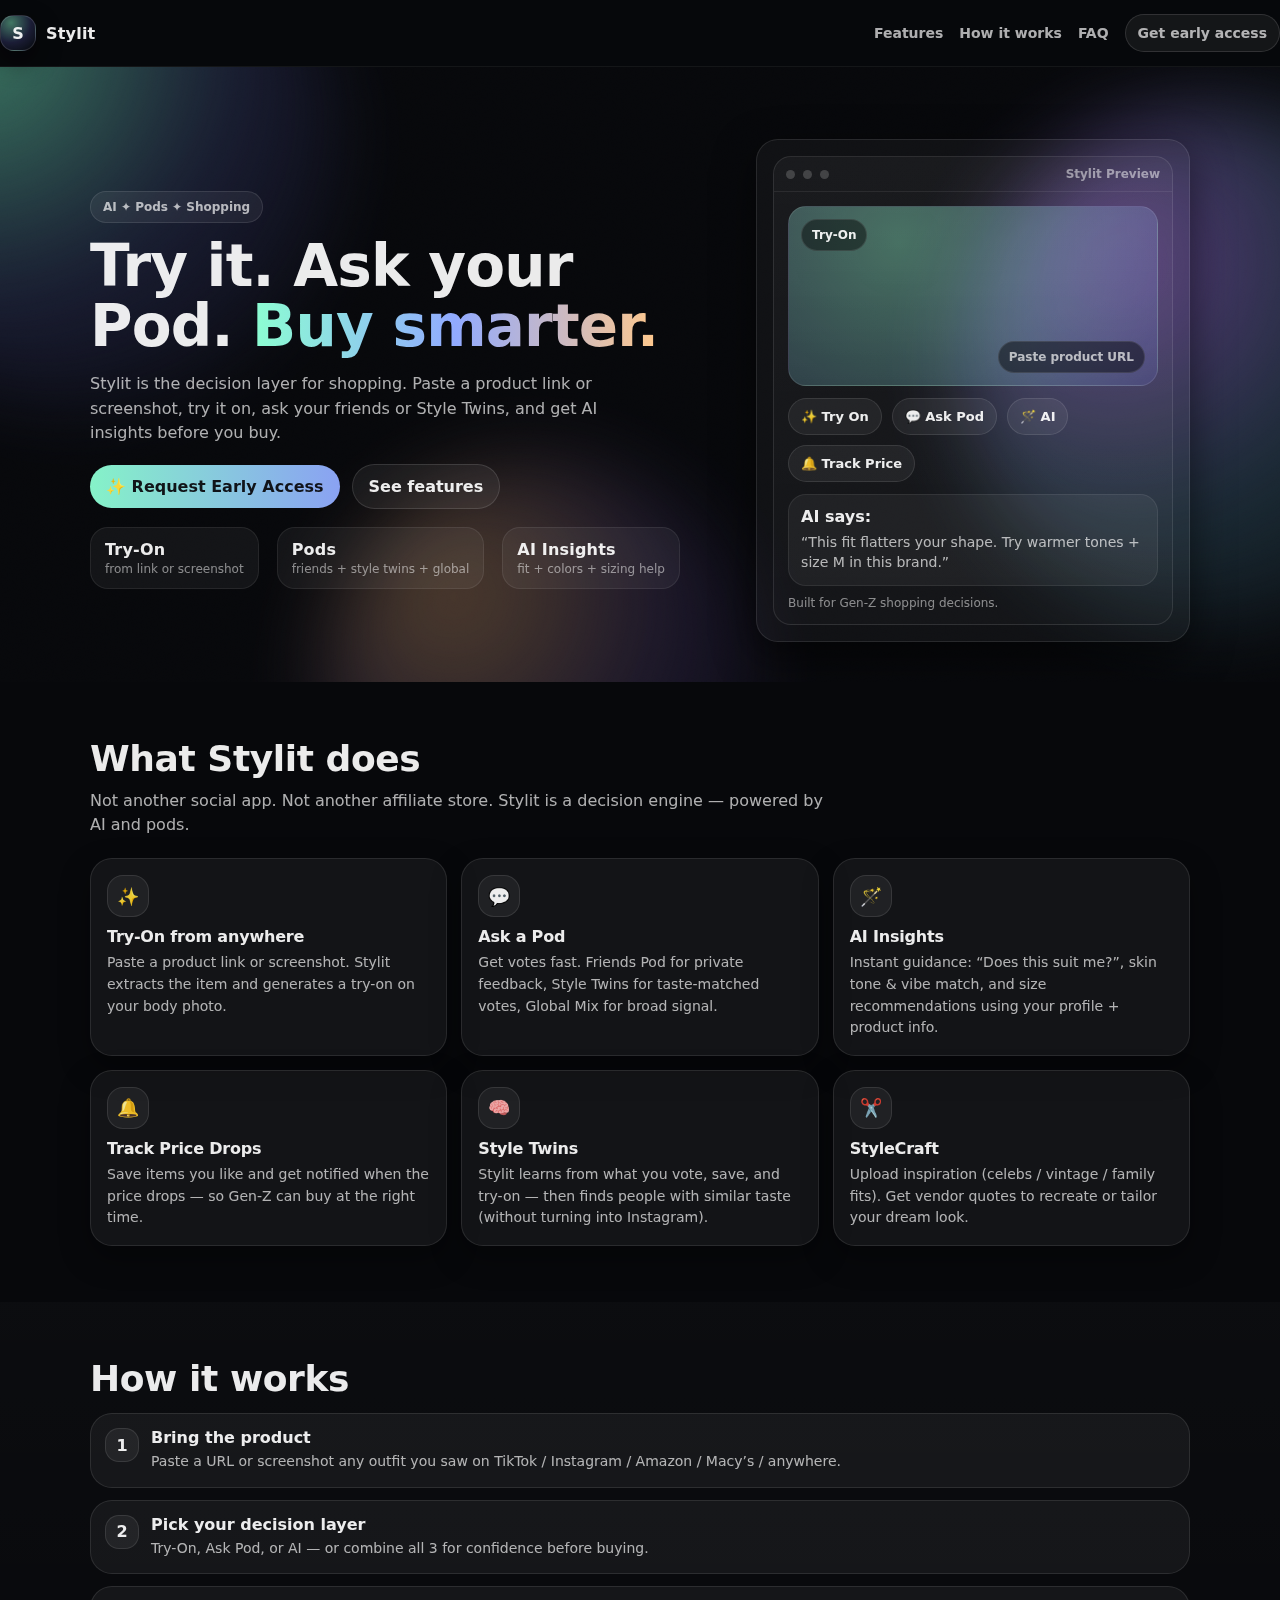
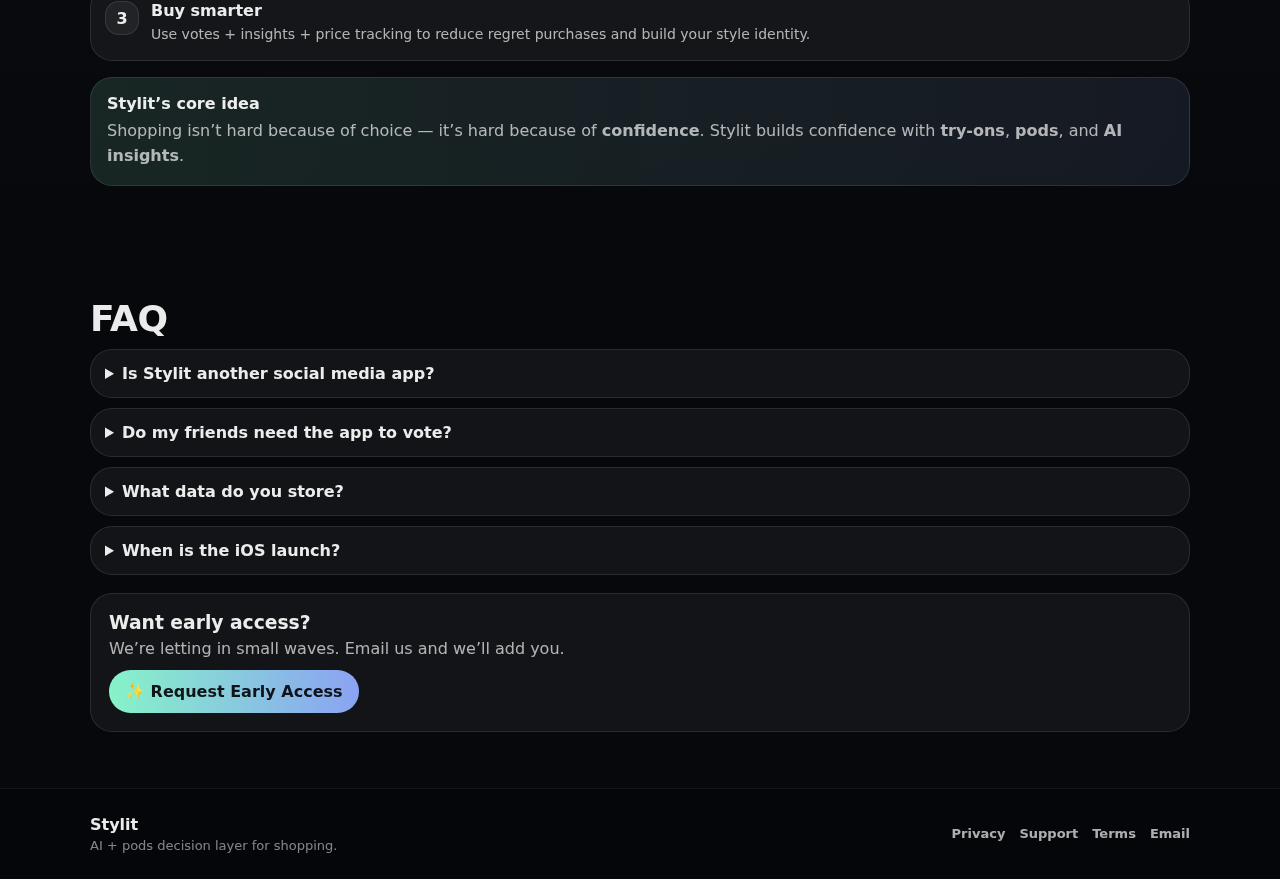
<file: index.html>
<!doctype html>
<html lang="en">
<head>
  <meta charset="utf-8" />
  <meta name="viewport" content="width=device-width,initial-scale=1" />
  <title>Stylit — Try it. Ask your Pod. Buy smarter.</title>
  <meta name="description" content="Stylit is the AI + friends decision layer for shopping. Try-ons, pods, AI insights, price tracking, and style vaults." />
  <meta property="og:title" content="Stylit — Try it. Ask your Pod. Buy smarter." />
  <meta property="og:description" content="AI + friends decision layer for shopping: Try-ons, Pods, AI insights, price tracking, style vaults." />
  <meta property="og:type" content="website" />
  <meta property="og:url" content="https://styleit.ai" />
  <link rel="stylesheet" href="styles.css" />
</head>

<body>
  <header class="nav">
    <div class="nav-inner">
      <a class="brand" href="/">
        <span class="brand-mark">S</span>
        <span class="brand-name">Stylit</span>
      </a>

      <nav class="nav-links">
        <a href="#features">Features</a>
        <a href="#how">How it works</a>
        <a href="#faq">FAQ</a>
        <a class="pill" href="#cta">Get early access</a>
      </nav>
    </div>
  </header>

  <main>
    <section class="hero">
      <div class="bg">
        <div class="orb orb-a"></div>
        <div class="orb orb-b"></div>
        <div class="orb orb-c"></div>
        <div class="noise"></div>
      </div>

      <div class="hero-inner">
        <div class="hero-copy">
          <div class="tag">AI ✦ Pods ✦ Shopping</div>
          <h1>
            Try it. Ask your Pod. <span class="grad">Buy smarter.</span>
          </h1>
          <p class="sub">
            Stylit is the decision layer for shopping. Paste a product link or screenshot, try it on,
            ask your friends or Style Twins, and get AI insights before you buy.
          </p>

          <div class="cta-row" id="cta">
            <a class="btn primary" href="mailto:support@styleit.ai?subject=Stylit%20Early%20Access&body=Hey%20Stylit!%20I%20want%20early%20access.%0A%0AName:%0ACity:%0A">
              ✨ Request Early Access
            </a>
            <a class="btn ghost" href="#features">See features</a>
          </div>

          <div class="trust">
            <div class="trust-item">
              <div class="kpi">Try-On</div>
              <div class="kpi-sub">from link or screenshot</div>
            </div>
            <div class="trust-item">
              <div class="kpi">Pods</div>
              <div class="kpi-sub">friends + style twins + global</div>
            </div>
            <div class="trust-item">
              <div class="kpi">AI Insights</div>
              <div class="kpi-sub">fit + colors + sizing help</div>
            </div>
          </div>
        </div>

        <div class="hero-card">
          <div class="phone">
            <div class="phone-top">
              <span class="dot"></span><span class="dot"></span><span class="dot"></span>
              <span class="mini">Stylit Preview</span>
            </div>

            <div class="screen">
              <div class="mock-img">
                <div class="mock-badge">Try-On</div>
                <div class="mock-pill">Paste product URL</div>
              </div>

              <div class="mock-actions">
                <div class="chip">✨ Try On</div>
                <div class="chip">💬 Ask Pod</div>
                <div class="chip">🪄 AI</div>
                <div class="chip">🔔 Track Price</div>
              </div>

              <div class="mock-card">
                <div class="mock-title">AI says:</div>
                <div class="mock-text">“This fit flatters your shape. Try warmer tones + size M in this brand.”</div>
              </div>

              <div class="mock-foot">Built for Gen-Z shopping decisions.</div>
            </div>
          </div>
        </div>
      </div>
    </section>

    <section class="section" id="features">
      <div class="container">
        <h2>What Stylit does</h2>
        <p class="section-sub">
          Not another social app. Not another affiliate store. Stylit is a decision engine — powered by AI and pods.
        </p>

        <div class="grid">
          <div class="card">
            <div class="icon">✨</div>
            <h3>Try-On from anywhere</h3>
            <p>Paste a product link or screenshot. Stylit extracts the item and generates a try-on on your body photo.</p>
          </div>

          <div class="card">
            <div class="icon">💬</div>
            <h3>Ask a Pod</h3>
            <p>Get votes fast. Friends Pod for private feedback, Style Twins for taste-matched votes, Global Mix for broad signal.</p>
          </div>

          <div class="card">
            <div class="icon">🪄</div>
            <h3>AI Insights</h3>
            <p>Instant guidance: “Does this suit me?”, skin tone & vibe match, and size recommendations using your profile + product info.</p>
          </div>

          <div class="card">
            <div class="icon">🔔</div>
            <h3>Track Price Drops</h3>
            <p>Save items you like and get notified when the price drops — so Gen-Z can buy at the right time.</p>
          </div>

          <div class="card">
            <div class="icon">🧠</div>
            <h3>Style Twins</h3>
            <p>Stylit learns from what you vote, save, and try-on — then finds people with similar taste (without turning into Instagram).</p>
          </div>

          <div class="card">
            <div class="icon">✂️</div>
            <h3>StyleCraft</h3>
            <p>Upload inspiration (celebs / vintage / family fits). Get vendor quotes to recreate or tailor your dream look.</p>
          </div>
        </div>
      </div>
    </section>

    <section class="section alt" id="how">
      <div class="container">
        <h2>How it works</h2>

        <div class="steps">
          <div class="step">
            <div class="step-num">1</div>
            <div>
              <h3>Bring the product</h3>
              <p>Paste a URL or screenshot any outfit you saw on TikTok / Instagram / Amazon / Macy’s / anywhere.</p>
            </div>
          </div>
          <div class="step">
            <div class="step-num">2</div>
            <div>
              <h3>Pick your decision layer</h3>
              <p>Try-On, Ask Pod, or AI — or combine all 3 for confidence before buying.</p>
            </div>
          </div>
          <div class="step">
            <div class="step-num">3</div>
            <div>
              <h3>Buy smarter</h3>
              <p>Use votes + insights + price tracking to reduce regret purchases and build your style identity.</p>
            </div>
          </div>
        </div>

        <div class="callout">
          <div class="callout-title">Stylit’s core idea</div>
          <div class="callout-text">
            Shopping isn’t hard because of choice — it’s hard because of <b>confidence</b>.
            Stylit builds confidence with <b>try-ons</b>, <b>pods</b>, and <b>AI insights</b>.
          </div>
        </div>
      </div>
    </section>

    <section class="section" id="faq">
      <div class="container">
        <h2>FAQ</h2>

        <div class="faq">
          <details>
            <summary>Is Stylit another social media app?</summary>
            <p>No. Stylit is mostly anonymous and decision-focused. You can browse public style vaults, but it’s not follower-first.</p>
          </details>

          <details>
            <summary>Do my friends need the app to vote?</summary>
            <p>Stylit can support invite links for quick voting (MVP), and in-app voting once friends join. We optimize for low friction.</p>
          </details>

          <details>
            <summary>What data do you store?</summary>
            <p>Only what’s needed to power features (account info, pods, votes, uploads). See <a href="/privacy">Privacy Policy</a>.</p>
          </details>

          <details>
            <summary>When is the iOS launch?</summary>
            <p>We’re shipping the MVP first, collecting feedback from Gen-Z users, then iterating quickly.</p>
          </details>
        </div>

        <div class="final-cta" id="cta2">
          <h3>Want early access?</h3>
          <p>We’re letting in small waves. Email us and we’ll add you.</p>
          <a class="btn primary" href="mailto:support@styleit.ai?subject=Stylit%20Early%20Access&body=Hey%20Stylit!%20I%20want%20early%20access.%0A%0AName:%0ACity:%0A">
            ✨ Request Early Access
          </a>
        </div>
      </div>
    </section>

  </main>

  <footer class="footer">
    <div class="container footer-inner">
      <div class="foot-left">
        <div class="foot-brand">Stylit</div>
        <div class="foot-sub">AI + pods decision layer for shopping.</div>
      </div>

      <div class="foot-links">
        <a href="/privacy">Privacy</a>
        <a href="/support">Support</a>
        <a href="/terms">Terms</a>
        <a href="mailto:support@styleit.ai">Email</a>
      </div>
    </div>
  </footer>
</body>
</html>
</file>
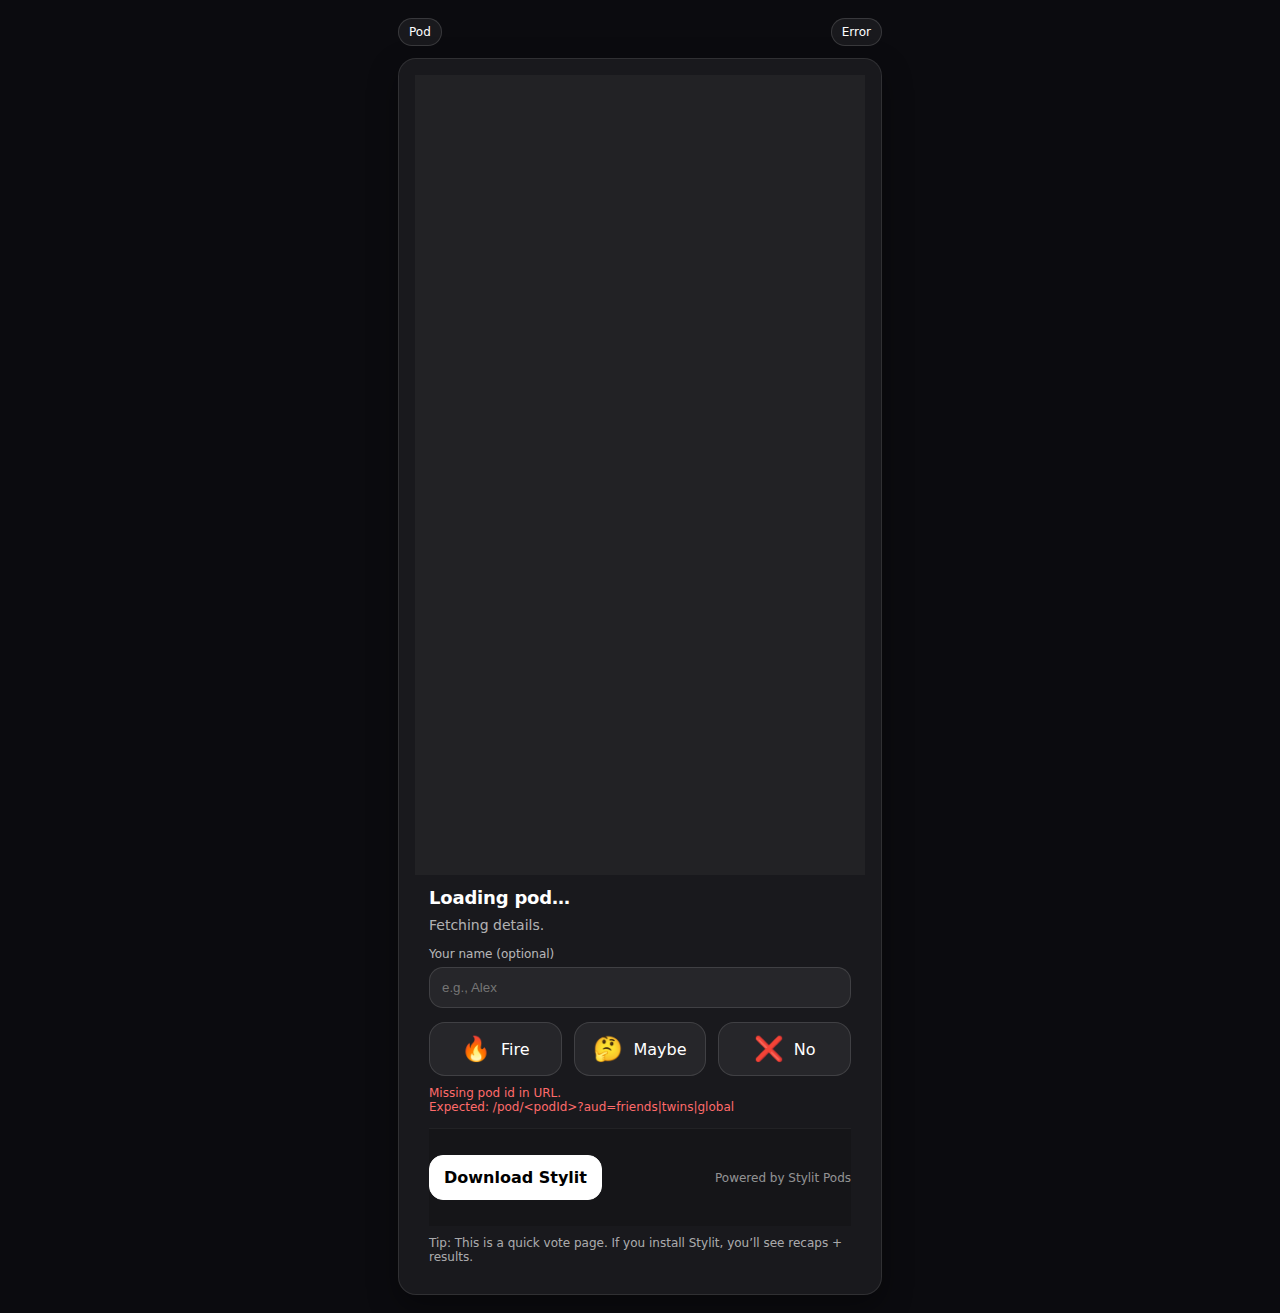
<file: pod.html>
<!doctype html>
<html lang="en">
  <head>
    <meta charset="UTF-8" />
    <meta name="viewport" content="width=device-width, initial-scale=1.0" />
    <title>Stylit — Pod Vote</title>
    <link rel="stylesheet" href="/styles.css" />
    <style>
      /* Fallback styling if styles.css is minimal */
      :root { color-scheme: dark; }
      body { margin: 0; font-family: ui-sans-serif, system-ui, -apple-system, Segoe UI, Roboto, Helvetica, Arial; background:#0B0B0F; color:#fff; }
      a { color: inherit; }
      .wrap { max-width: 520px; margin: 0 auto; padding: 18px; }
      .card { background: rgba(255,255,255,.06); border: 1px solid rgba(255,255,255,.10); border-radius: 18px; overflow:hidden; }
      .topbar { display:flex; align-items:center; justify-content:space-between; gap: 10px; margin-bottom: 12px; }
      .badge { font-size: 12px; padding: 6px 10px; border-radius: 999px; border:1px solid rgba(255,255,255,.14); background: rgba(255,255,255,.06); }
      .imgbox { width: 100%; aspect-ratio: 9/16; background: rgba(255,255,255,.04); position: relative; }
      .imgbox img { width: 100%; height: 100%; object-fit: cover; display:block; }
      .imgdots { position:absolute; left:0; right:0; bottom: 10px; display:flex; justify-content:center; gap: 8px; }
      .dot { width: 7px; height: 7px; border-radius: 999px; background: rgba(255,255,255,.25); }
      .dot.active { background: rgba(255,255,255,.9); }
      .content { padding: 14px; }
      .title { font-size: 18px; font-weight: 800; letter-spacing:-.2px; margin: 0 0 8px; }
      .sub { color: rgba(255,255,255,.75); font-size: 13px; line-height: 1.35; margin: 0 0 12px; }
      .field { display:flex; flex-direction:column; gap:6px; margin-top: 10px; }
      label { font-size: 12px; color: rgba(255,255,255,.7); }
      input, textarea {
        border-radius: 14px; border:1px solid rgba(255,255,255,.12);
        background: rgba(255,255,255,.06); color: #fff; padding: 12px;
        outline: none;
      }
      textarea { resize: vertical; min-height: 92px; }
      .row { display:flex; gap: 10px; }
      .row > * { flex: 1; }
      .votes { display:flex; gap: 12px; justify-content:space-between; margin-top: 14px; }
      .voteBtn {
        flex: 1;
        border-radius: 16px;
        border: 1px solid rgba(255,255,255,.12);
        background: rgba(255,255,255,.06);
        padding: 12px 10px;
        cursor: pointer;
        display:flex; align-items:center; justify-content:center; gap:10px;
        transition: transform .08s ease, background .15s ease, border-color .15s ease;
        user-select:none;
      }
      .voteBtn:hover { transform: translateY(-1px); border-color: rgba(255,255,255,.22); }
      .emoji { font-size: 24px; }
      .btn {
        display:inline-flex; align-items:center; justify-content:center;
        gap: 10px; padding: 12px 14px; border-radius: 14px;
        border: 1px solid rgba(255,255,255,.12);
        background: rgba(255,255,255,.06); cursor:pointer; text-decoration:none;
      }
      .btnPrimary { background: #fff; color:#000; border-color:#fff; font-weight:800; }
      .note { margin-top: 10px; font-size: 12px; color: rgba(255,255,255,.65); }
      .err { margin-top: 10px; font-size: 12px; color: #ff6b6b; white-space: pre-wrap; }
      .ok { margin-top: 10px; font-size: 13px; color: #6ee7b7; }
      .hidden { display:none; }
      .footer { margin-top: 14px; display:flex; justify-content:space-between; gap: 10px; align-items:center; flex-wrap:wrap; }
      .muted { color: rgba(255,255,255,.55); font-size: 12px; }
    </style>
  </head>
  <body>
    <div class="wrap">
      <div class="topbar">
        <div class="badge" id="audBadge">Pod</div>
        <div class="badge" id="liveBadge">Loading…</div>
      </div>

      <div class="card">
        <div class="imgbox" id="imgBox">
          <!-- image injected -->
          <div class="imgdots hidden" id="dots"></div>
        </div>

        <div class="content">
          <h1 class="title" id="title">Loading pod…</h1>
          <p class="sub" id="subtitle">Fetching details.</p>

          <div class="field" id="nameField">
            <label for="guestName">Your name <span id="nameReq">(required)</span></label>
            <input id="guestName" type="text" placeholder="e.g., Alex" autocomplete="name" />
          </div>

          <div class="field hidden" id="commentField">
            <label for="guestComment">Comment (only the pod owner will see this)</label>
            <textarea id="guestComment" placeholder="Quick thoughts…"></textarea>
          </div>

          <div class="votes" id="votes">
            <div class="voteBtn" data-choice="yes" title="Yes">
              <span class="emoji">🔥</span>
              <span>Fire</span>
            </div>
            <div class="voteBtn" data-choice="maybe" title="Maybe">
              <span class="emoji">🤔</span>
              <span>Maybe</span>
            </div>
            <div class="voteBtn" data-choice="no" title="No">
              <span class="emoji">❌</span>
              <span>No</span>
            </div>
          </div>

          <div class="ok hidden" id="okMsg">✅ Vote submitted. Thanks!</div>
          <div class="err hidden" id="errMsg"></div>

          <div class="footer">
            <a class="btn btnPrimary" id="downloadBtn" href="/download.html">Download Stylit</a>
            <span class="muted" id="fineprint">Powered by Stylit Pods</span>
          </div>

          <div class="note" id="note">
            Tip: This is a quick vote page. If you install Stylit, you’ll see recaps + results.
          </div>
        </div>
      </div>
    </div>

    <script>
      // IMPORTANT: replace with your Vercel domain that hosts /api/pod-public and /api/pod-guest-vote
      const API_BASE = "https://mvp-styli.vercel.app/";

      // -------- helpers ----------
      function $(id) { return document.getElementById(id); }

      function getGuestId() {
        const key = "stylit_guest_id";
        let id = localStorage.getItem(key);
        if (!id) {
          id = "guest_" + Math.random().toString(36).slice(2) + "_" + Date.now();
          localStorage.setItem(key, id);
        }
        return id;
      }

      function parseUrl() {
        const u = new URL(window.location.href);

        // Supports both:
        // 1) /pod/<podId>?from=...&aud=...
        // 2) /pod.html?podId=<podId>&from=...&aud=...
        let podId = u.searchParams.get("podId");
        if (!podId) {
          const parts = u.pathname.split("/").filter(Boolean);
          // e.g. ["pod","<id>"]
          const podIdx = parts.indexOf("pod");
          if (podIdx !== -1 && parts[podIdx + 1]) podId = parts[podIdx + 1];
        }

        const from = u.searchParams.get("from") || "";
        const aud = (u.searchParams.get("aud") || "").toLowerCase();

        return { podId, from, aud };
      }

      function audLabel(aud) {
        if (aud === "friends") return "Friends Pod";
        if (aud === "twins") return "Style Twins";
        if (aud === "global") return "Global Mix";
        return "Pod";
      }

      function setLiveBadge(isLive, ends_at) {
        const el = $("liveBadge");
        if (!ends_at) {
          el.textContent = "Live";
          return;
        }
        if (!isLive) {
          el.textContent = "Ended";
          el.style.borderColor = "rgba(255,107,107,.35)";
          el.style.background = "rgba(255,107,107,.10)";
          return;
        }
        // countdown (simple)
        const end = new Date(ends_at).getTime();
        const now = Date.now();
        const ms = Math.max(0, end - now);
        const mins = Math.floor(ms / 60000);
        const hrs = Math.floor(mins / 60);
        const mm = mins % 60;
        el.textContent = hrs > 0 ? `${hrs}h ${mm}m left` : `${mm}m left`;
      }

      function normalizeImages(image_url) {
        if (!image_url) return [];
        if (Array.isArray(image_url)) return image_url.filter(Boolean);

        if (typeof image_url === "string") {
          const s = image_url.trim();
          // sometimes stored as JSON array string
          if (s.startsWith("[")) {
            try {
              const parsed = JSON.parse(s);
              if (Array.isArray(parsed)) return parsed.filter(Boolean);
            } catch {}
          }
          return [s];
        }
        return [];
      }

      function renderImages(images) {
        const box = $("imgBox");
        box.innerHTML = ""; // clear

        if (!images.length) {
          box.innerHTML = `<div style="padding:18px; color: rgba(255,255,255,.7)">No image found.</div>`;
          return;
        }

        let idx = 0;
        const img = document.createElement("img");
        img.src = images[0];
        img.alt = "Pod image";
        box.appendChild(img);

        const dots = $("dots");
        dots.classList.toggle("hidden", images.length <= 1);
        dots.innerHTML = "";
        if (images.length > 1) {
          for (let i = 0; i < images.length; i++) {
            const d = document.createElement("div");
            d.className = "dot" + (i === 0 ? " active" : "");
            d.addEventListener("click", () => {
              idx = i;
              img.src = images[idx];
              [...dots.children].forEach((c, j) => c.classList.toggle("active", j === idx));
            });
            dots.appendChild(d);
          }
          box.appendChild(dots);
        }
      }

      function setError(msg) {
        const e = $("errMsg");
        e.textContent = msg;
        e.classList.remove("hidden");
        $("okMsg").classList.add("hidden");
      }

      function setOk(msg) {
        const ok = $("okMsg");
        ok.textContent = msg;
        ok.classList.remove("hidden");
        $("errMsg").classList.add("hidden");
      }

      // -------- main ----------
      (async function init() {
        const { podId, from, aud } = parseUrl();

        $("audBadge").textContent = audLabel(aud);

        // download button should preserve "from"
        const dl = new URL("/download.html", window.location.origin);
        if (from) dl.searchParams.set("from", from);
        $("downloadBtn").href = dl.toString();

        // friends rules: name required + comment enabled
        const isFriends = aud === "friends";
        $("nameReq").textContent = isFriends ? "(required)" : "(optional)";
        $("commentField").classList.toggle("hidden", !isFriends);

        if (!podId) {
          setError("Missing pod id in URL.\nExpected: /pod/<podId>?aud=friends|twins|global");
          $("liveBadge").textContent = "Error";
          return;
        }

        try {
          const res = await fetch(`${API_BASE}/api/pod-public?podId=${encodeURIComponent(podId)}`, {
            method: "GET",
            headers: { "Accept": "application/json" },
          });
          if (!res.ok) throw new Error(`pod-public failed (${res.status})`);
          const pod = await res.json();

          $("title").textContent = pod.title || "What do you think?";
          $("subtitle").textContent = "Vote fast — help them decide.";
          setLiveBadge(!!pod.isLive, pod.ends_at);

          const imgs = normalizeImages(pod.image_url);
          renderImages(imgs);

          // If ended, disable voting
          if (!pod.isLive) {
            document.querySelectorAll(".voteBtn").forEach(btn => {
              btn.style.opacity = "0.45";
              btn.style.pointerEvents = "none";
            });
            $("subtitle").textContent = "This pod already ended.";
          }
        } catch (err) {
          setError("Could not load pod.\n\n" + (err?.message || String(err)));
          $("liveBadge").textContent = "Error";
          return;
        }

        // voting handler
        document.querySelectorAll(".voteBtn").forEach(btn => {
          btn.addEventListener("click", async () => {
            $("errMsg").classList.add("hidden");

            const choice = btn.getAttribute("data-choice");
            const guest_id = getGuestId();
            const guest_name = ($("guestName").value || "").trim();
            const guest_comment = ($("guestComment").value || "").trim();

            const { podId, from, aud } = parseUrl();
            const isFriends = aud === "friends";

            if (isFriends && !guest_name) {
              setError("Please enter your name to vote on a Friends pod.");
              $("guestName").focus();
              return;
            }

            // prevent double click spam
            document.querySelectorAll(".voteBtn").forEach(b => b.style.pointerEvents = "none");

            try {
              const payload = {
                podId,
                choice,
                guest_id,
                guest_name: guest_name || undefined,
                guest_comment: isFriends ? (guest_comment || undefined) : undefined,
                from_user_id: from || undefined,
                aud: aud || undefined,
              };

              const res = await fetch(`${API_BASE}/api/pod-guest-vote`, {
                method: "POST",
                headers: { "Content-Type": "application/json", "Accept": "application/json" },
                body: JSON.stringify(payload),
              });

              const json = await res.json().catch(() => ({}));
              if (!res.ok) {
                throw new Error(json?.error || `guest vote failed (${res.status})`);
              }

              setOk("✅ Vote submitted. Thanks!");

              // Optional: after vote, nudge install
              setTimeout(() => {
                window.location.href = $("downloadBtn").href;
              }, 900);
            } catch (err) {
              setError("Vote failed. Please try again.\n\n" + (err?.message || String(err)));
              document.querySelectorAll(".voteBtn").forEach(b => b.style.pointerEvents = "auto");
            }
          });
        });
      })();
    </script>
  </body>
</html>
</file>
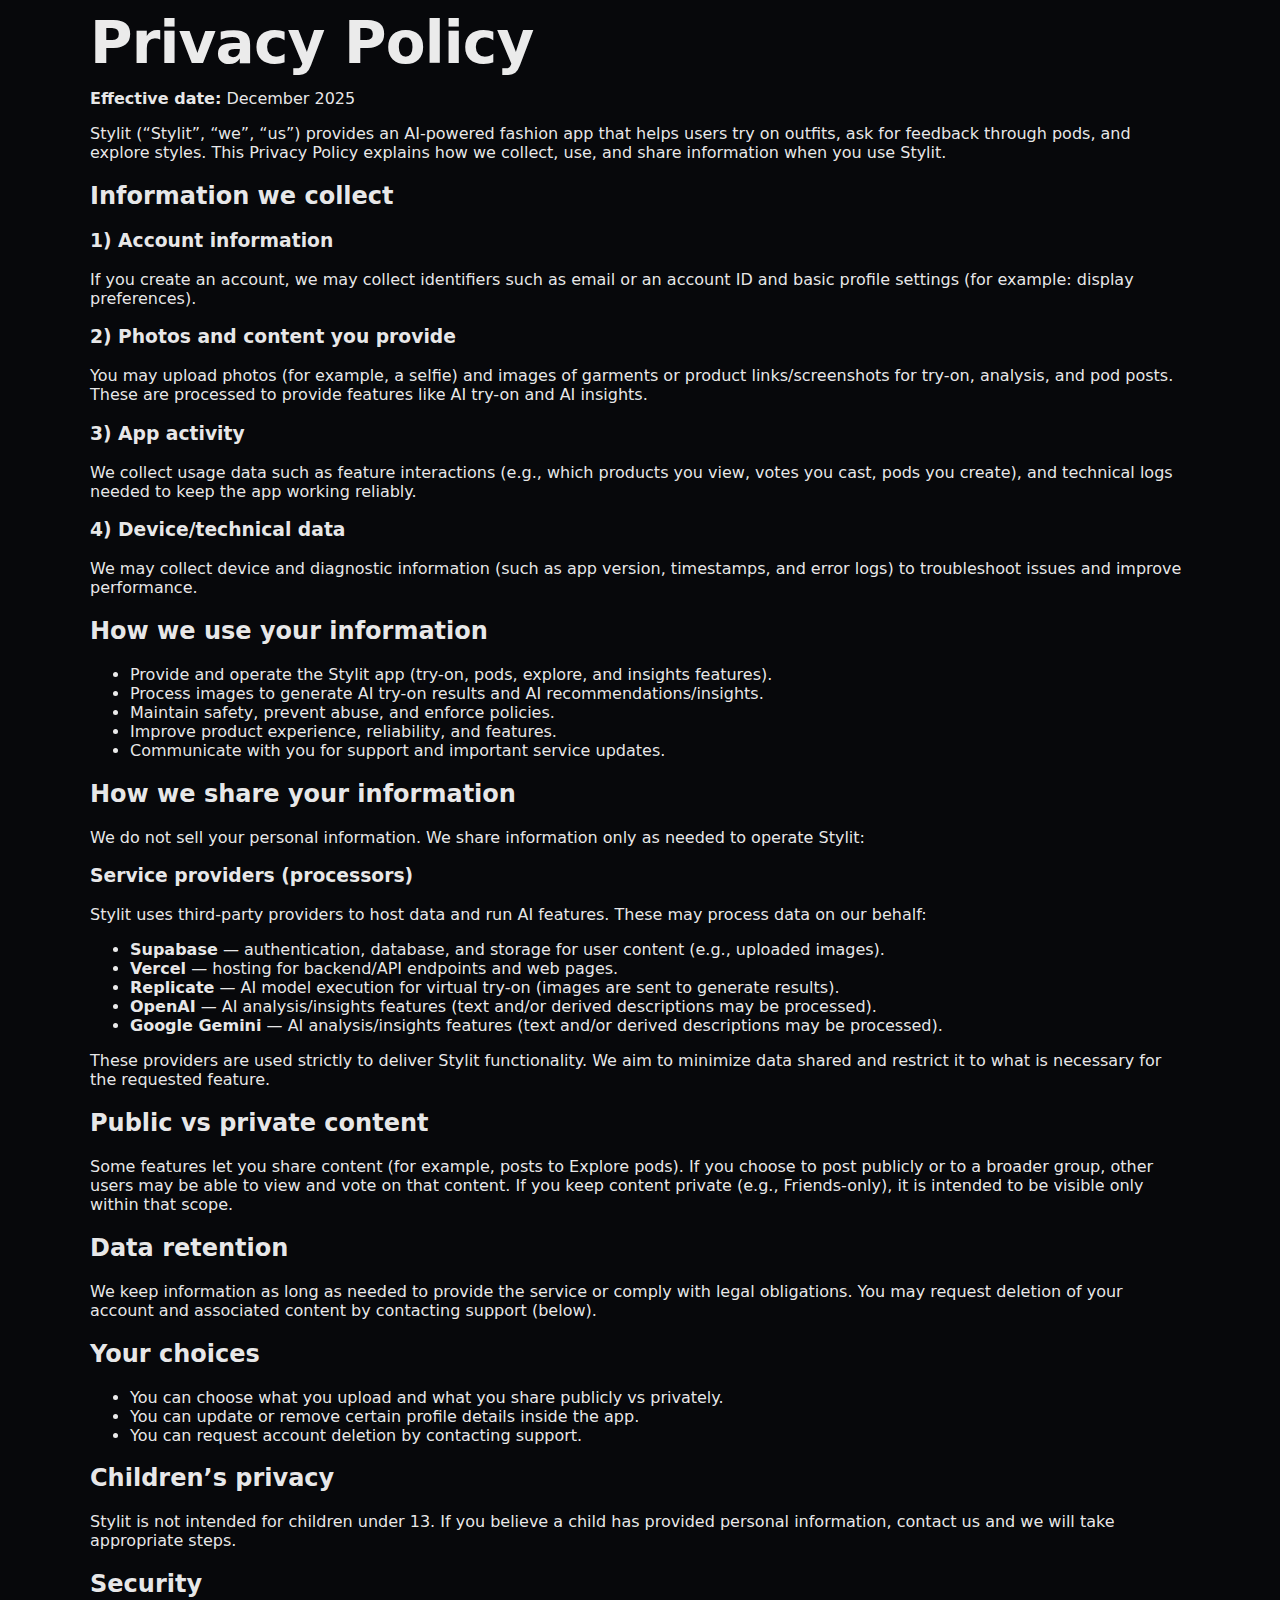
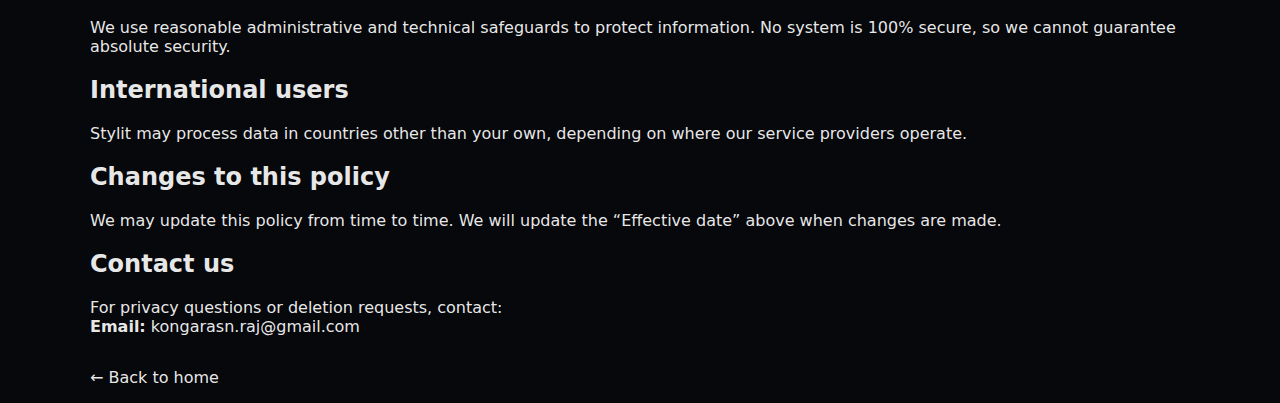
<file: privacy.html>
<!DOCTYPE html>
<html lang="en">
<head>
  <meta charset="UTF-8" />
  <title>Stylit — Privacy Policy</title>
  <meta name="viewport" content="width=device-width, initial-scale=1.0" />
  <link rel="stylesheet" href="/styles.css" />
</head>
<body>
  <div class="container">
    <h1>Privacy Policy</h1>
    <p><strong>Effective date:</strong> December 2025</p>

    <p>
      Stylit (“Stylit”, “we”, “us”) provides an AI-powered fashion app that helps users try on outfits,
      ask for feedback through pods, and explore styles.
      This Privacy Policy explains how we collect, use, and share information when you use Stylit.
    </p>

    <h2>Information we collect</h2>

    <h3>1) Account information</h3>
    <p>
      If you create an account, we may collect identifiers such as email or an account ID and basic profile settings
      (for example: display preferences).
    </p>

    <h3>2) Photos and content you provide</h3>
    <p>
      You may upload photos (for example, a selfie) and images of garments or product links/screenshots for try-on,
      analysis, and pod posts. These are processed to provide features like AI try-on and AI insights.
    </p>

    <h3>3) App activity</h3>
    <p>
      We collect usage data such as feature interactions (e.g., which products you view, votes you cast, pods you create),
      and technical logs needed to keep the app working reliably.
    </p>

    <h3>4) Device/technical data</h3>
    <p>
      We may collect device and diagnostic information (such as app version, timestamps, and error logs)
      to troubleshoot issues and improve performance.
    </p>

    <h2>How we use your information</h2>
    <ul>
      <li>Provide and operate the Stylit app (try-on, pods, explore, and insights features).</li>
      <li>Process images to generate AI try-on results and AI recommendations/insights.</li>
      <li>Maintain safety, prevent abuse, and enforce policies.</li>
      <li>Improve product experience, reliability, and features.</li>
      <li>Communicate with you for support and important service updates.</li>
    </ul>

    <h2>How we share your information</h2>
    <p>
      We do not sell your personal information. We share information only as needed to operate Stylit:
    </p>

    <h3>Service providers (processors)</h3>
    <p>Stylit uses third-party providers to host data and run AI features. These may process data on our behalf:</p>
    <ul>
      <li><strong>Supabase</strong> — authentication, database, and storage for user content (e.g., uploaded images).</li>
      <li><strong>Vercel</strong> — hosting for backend/API endpoints and web pages.</li>
      <li><strong>Replicate</strong> — AI model execution for virtual try-on (images are sent to generate results).</li>
      <li><strong>OpenAI</strong> — AI analysis/insights features (text and/or derived descriptions may be processed).</li>
      <li><strong>Google Gemini</strong> — AI analysis/insights features (text and/or derived descriptions may be processed).</li>
    </ul>
    <p>
      These providers are used strictly to deliver Stylit functionality. We aim to minimize data shared and
      restrict it to what is necessary for the requested feature.
    </p>

    <h2>Public vs private content</h2>
    <p>
      Some features let you share content (for example, posts to Explore pods). If you choose to post publicly
      or to a broader group, other users may be able to view and vote on that content.
      If you keep content private (e.g., Friends-only), it is intended to be visible only within that scope.
    </p>

    <h2>Data retention</h2>
    <p>
      We keep information as long as needed to provide the service or comply with legal obligations.
      You may request deletion of your account and associated content by contacting support (below).
    </p>

    <h2>Your choices</h2>
    <ul>
      <li>You can choose what you upload and what you share publicly vs privately.</li>
      <li>You can update or remove certain profile details inside the app.</li>
      <li>You can request account deletion by contacting support.</li>
    </ul>

    <h2>Children’s privacy</h2>
    <p>
      Stylit is not intended for children under 13. If you believe a child has provided personal information,
      contact us and we will take appropriate steps.
    </p>

    <h2>Security</h2>
    <p>
      We use reasonable administrative and technical safeguards to protect information.
      No system is 100% secure, so we cannot guarantee absolute security.
    </p>

    <h2>International users</h2>
    <p>
      Stylit may process data in countries other than your own, depending on where our service providers operate.
    </p>

    <h2>Changes to this policy</h2>
    <p>
      We may update this policy from time to time. We will update the “Effective date” above when changes are made.
    </p>

    <h2>Contact us</h2>
    <p>
      For privacy questions or deletion requests, contact:
      <br />
      <strong>Email:</strong> <a href="mailto:kongarasn.raj@gmail.com">kongarasn.raj@gmail.com</a>
    </p>

    <p style="margin-top:32px;">
      <a href="/">← Back to home</a>
    </p>
  </div>
</body>
</html>
</file>
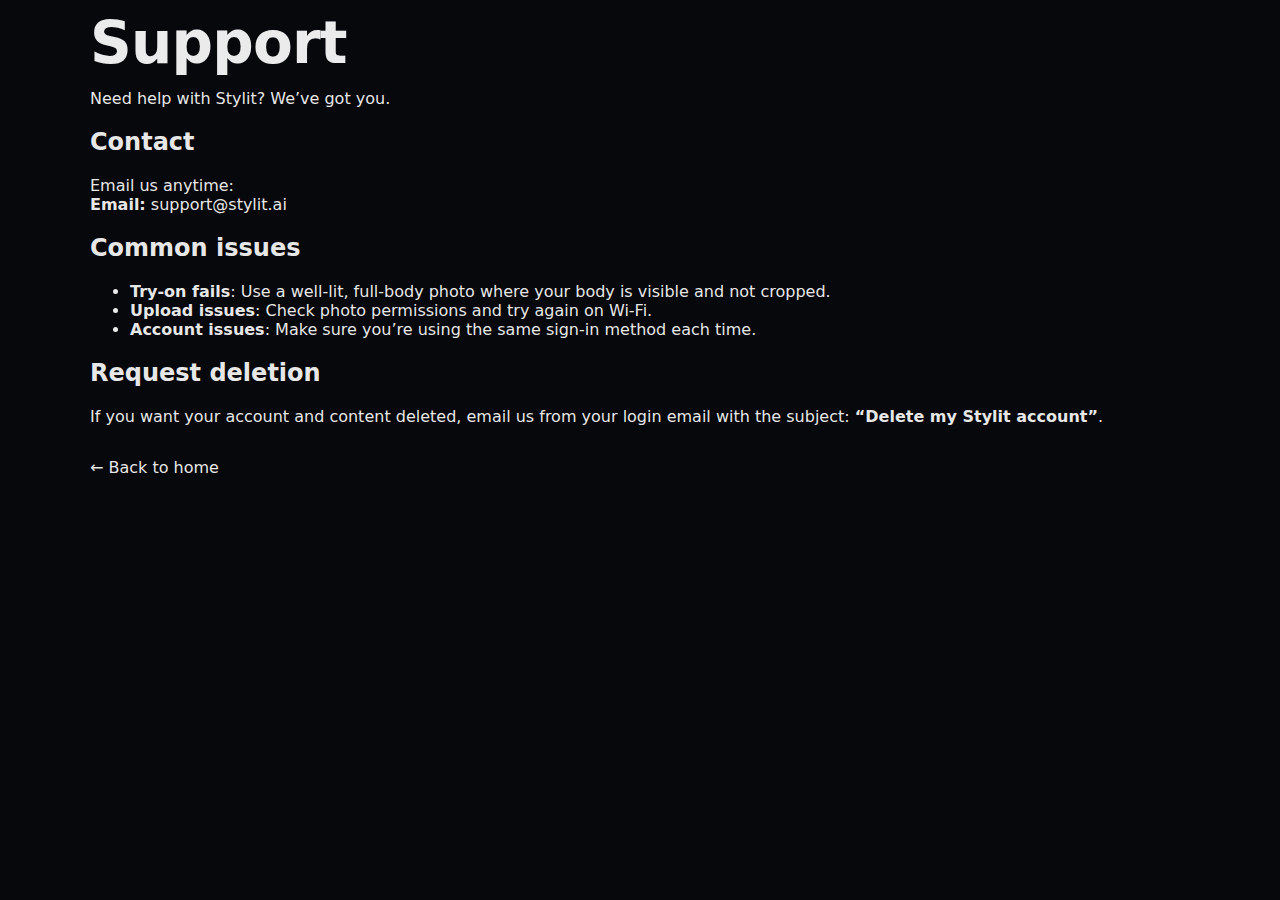
<file: support.html>
<!DOCTYPE html>
<html lang="en">
<head>
  <meta charset="UTF-8" />
  <title>Stylit — Support</title>
  <meta name="viewport" content="width=device-width, initial-scale=1.0" />
  <link rel="stylesheet" href="/styles.css" />
</head>
<body>
  <div class="container">
    <h1>Support</h1>
    <p>
      Need help with Stylit? We’ve got you.
    </p>

    <h2>Contact</h2>
    <p>
      Email us anytime:
      <br />
      <strong>Email:</strong> <a href="mailto:support@stylit.ai">support@stylit.ai</a>
    </p>

    <h2>Common issues</h2>
    <ul>
      <li><strong>Try-on fails</strong>: Use a well-lit, full-body photo where your body is visible and not cropped.</li>
      <li><strong>Upload issues</strong>: Check photo permissions and try again on Wi-Fi.</li>
      <li><strong>Account issues</strong>: Make sure you’re using the same sign-in method each time.</li>
    </ul>

    <h2>Request deletion</h2>
    <p>
      If you want your account and content deleted, email us from your login email with the subject:
      <strong>“Delete my Stylit account”</strong>.
    </p>

    <p style="margin-top:32px;">
      <a href="/">← Back to home</a>
    </p>
  </div>
</body>
</html>
</file>
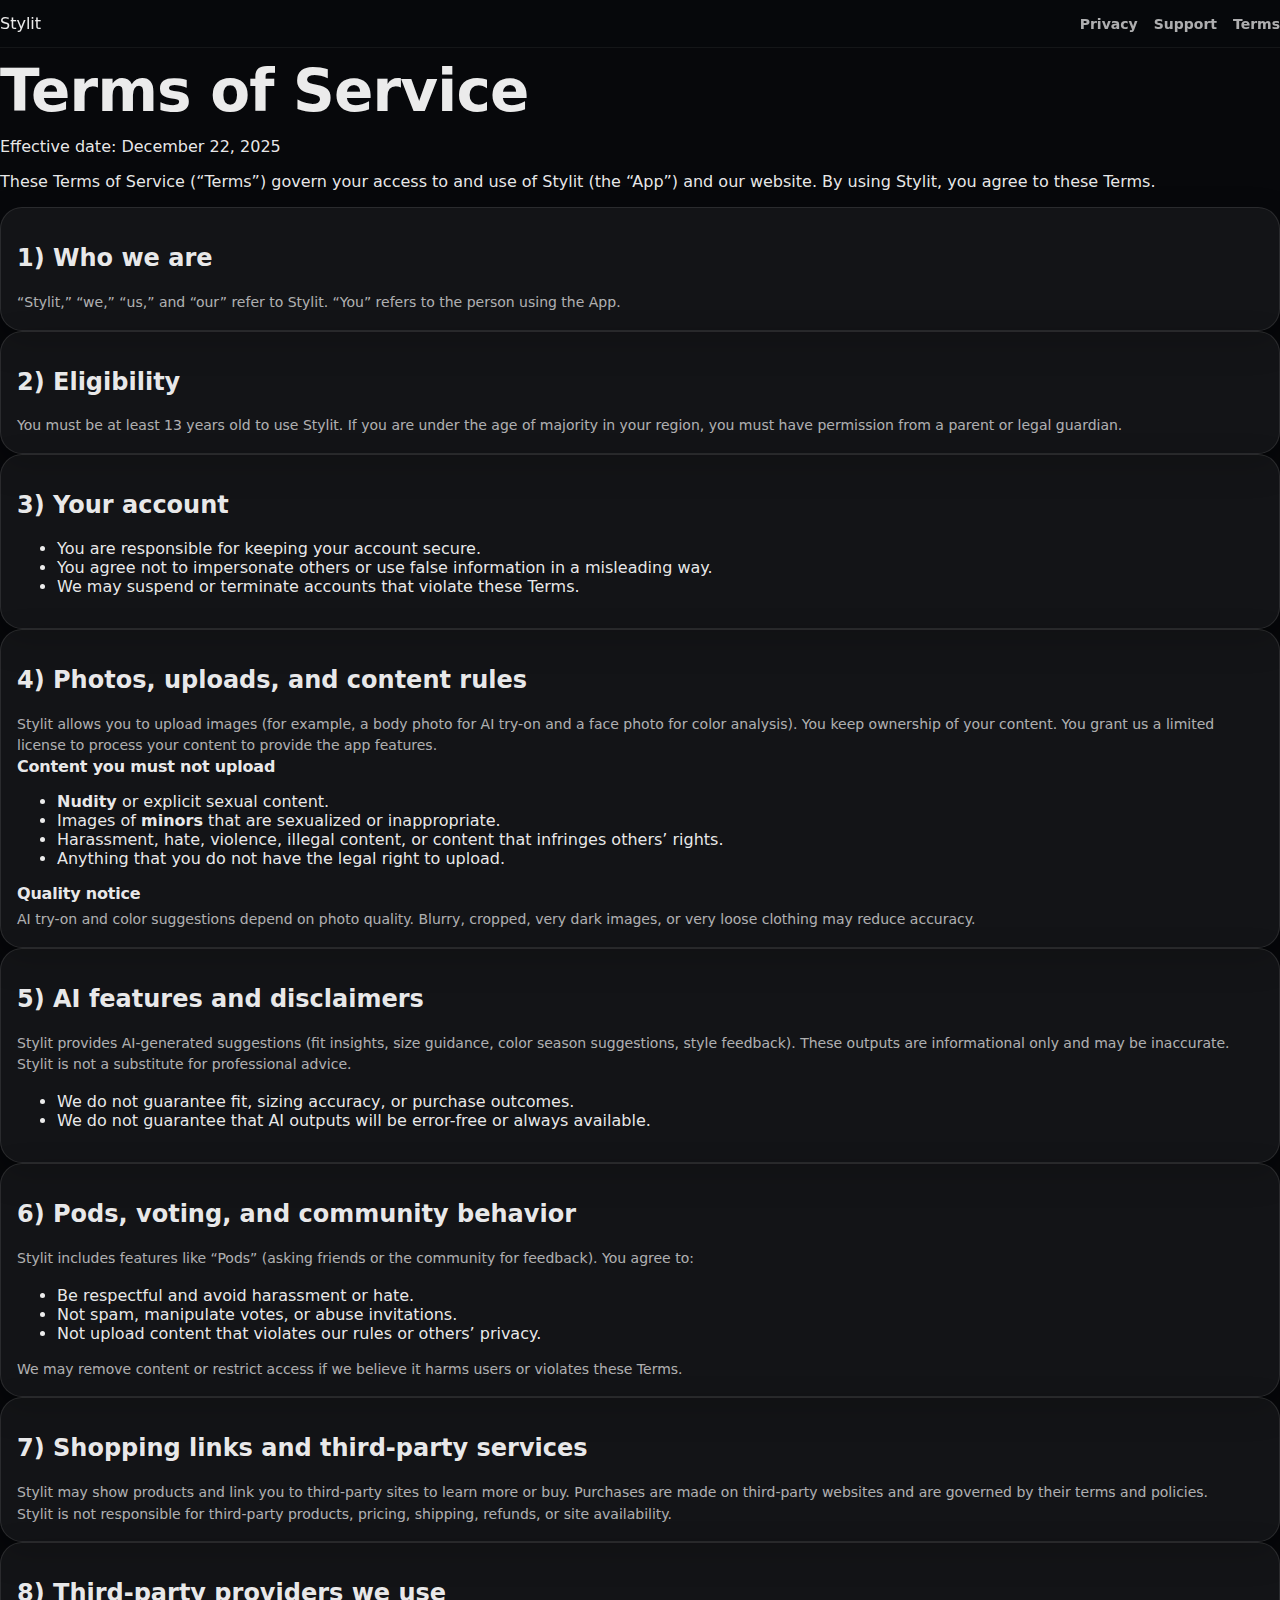
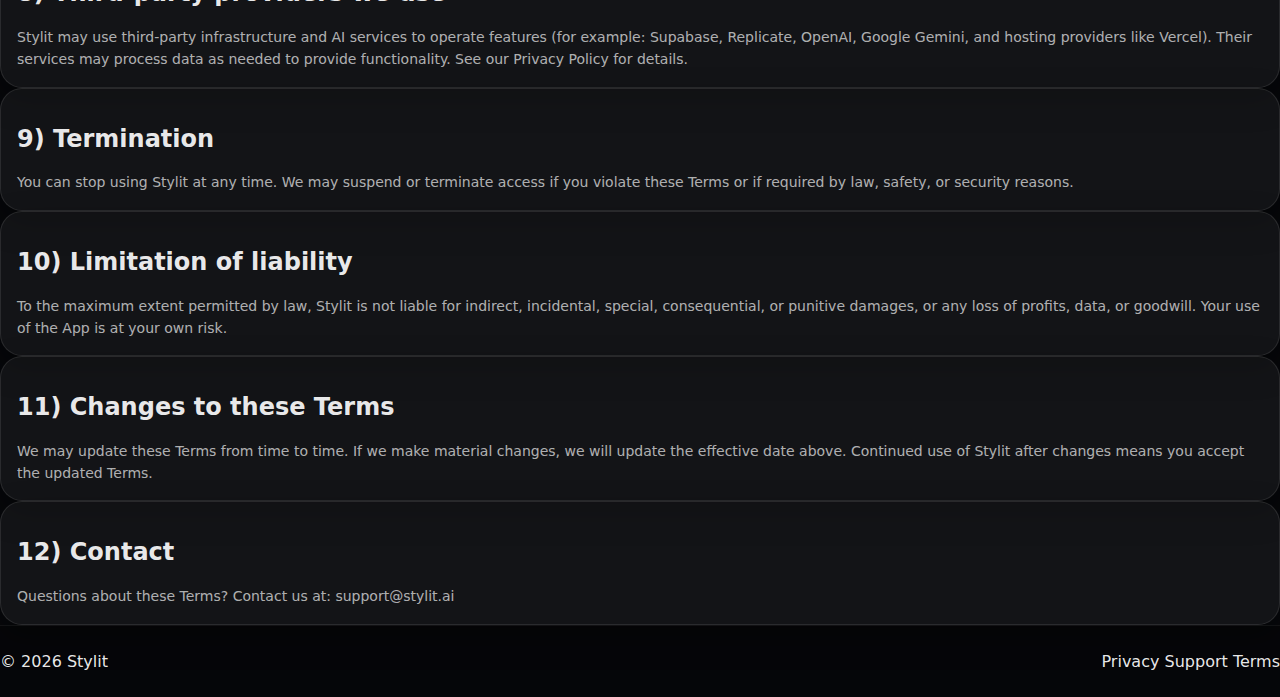
<file: terms.html>
<!DOCTYPE html>
<html lang="en">
<head>
  <meta charset="UTF-8" />
  <meta name="viewport" content="width=device-width, initial-scale=1.0"/>
  <title>Stylit — Terms of Service</title>
  <meta name="description" content="Stylit Terms of Service" />
  <link rel="stylesheet" href="styles.css" />
</head>

<body>
  <header class="nav">
    <div class="nav-inner">
      <a class="brand" href="index.html">Stylit</a>
      <nav class="nav-links">
        <a href="privacy.html">Privacy</a>
        <a href="support.html">Support</a>
        <a href="terms.html" aria-current="page">Terms</a>
      </nav>
    </div>
  </header>

  <main class="page">
    <section class="page-hero">
      <h1>Terms of Service</h1>
      <p class="muted">Effective date: December 22, 2025</p>
      <p class="muted">
        These Terms of Service (“Terms”) govern your access to and use of Stylit (the “App”) and our website.
        By using Stylit, you agree to these Terms.
      </p>
    </section>

    <section class="card">
      <h2>1) Who we are</h2>
      <p>
        “Stylit,” “we,” “us,” and “our” refer to Stylit. “You” refers to the person using the App.
      </p>
    </section>

    <section class="card">
      <h2>2) Eligibility</h2>
      <p>
        You must be at least 13 years old to use Stylit. If you are under the age of majority in your region,
        you must have permission from a parent or legal guardian.
      </p>
    </section>

    <section class="card">
      <h2>3) Your account</h2>
      <ul>
        <li>You are responsible for keeping your account secure.</li>
        <li>You agree not to impersonate others or use false information in a misleading way.</li>
        <li>We may suspend or terminate accounts that violate these Terms.</li>
      </ul>
    </section>

    <section class="card">
      <h2>4) Photos, uploads, and content rules</h2>
      <p>
        Stylit allows you to upload images (for example, a body photo for AI try-on and a face photo for color analysis).
        You keep ownership of your content. You grant us a limited license to process your content to provide the app features.
      </p>

      <h3>Content you must not upload</h3>
      <ul>
        <li><strong>Nudity</strong> or explicit sexual content.</li>
        <li>Images of <strong>minors</strong> that are sexualized or inappropriate.</li>
        <li>Harassment, hate, violence, illegal content, or content that infringes others’ rights.</li>
        <li>Anything that you do not have the legal right to upload.</li>
      </ul>

      <h3>Quality notice</h3>
      <p>
        AI try-on and color suggestions depend on photo quality. Blurry, cropped, very dark images, or very loose clothing
        may reduce accuracy.
      </p>
    </section>

    <section class="card">
      <h2>5) AI features and disclaimers</h2>
      <p>
        Stylit provides AI-generated suggestions (fit insights, size guidance, color season suggestions, style feedback).
        These outputs are informational only and may be inaccurate. Stylit is not a substitute for professional advice.
      </p>
      <ul>
        <li>We do not guarantee fit, sizing accuracy, or purchase outcomes.</li>
        <li>We do not guarantee that AI outputs will be error-free or always available.</li>
      </ul>
    </section>

    <section class="card">
      <h2>6) Pods, voting, and community behavior</h2>
      <p>
        Stylit includes features like “Pods” (asking friends or the community for feedback). You agree to:
      </p>
      <ul>
        <li>Be respectful and avoid harassment or hate.</li>
        <li>Not spam, manipulate votes, or abuse invitations.</li>
        <li>Not upload content that violates our rules or others’ privacy.</li>
      </ul>
      <p>
        We may remove content or restrict access if we believe it harms users or violates these Terms.
      </p>
    </section>

    <section class="card">
      <h2>7) Shopping links and third-party services</h2>
      <p>
        Stylit may show products and link you to third-party sites to learn more or buy. Purchases are made on third-party
        websites and are governed by their terms and policies.
      </p>
      <p class="muted">
        Stylit is not responsible for third-party products, pricing, shipping, refunds, or site availability.
      </p>
    </section>

    <section class="card">
      <h2>8) Third-party providers we use</h2>
      <p>
        Stylit may use third-party infrastructure and AI services to operate features (for example: Supabase, Replicate,
        OpenAI, Google Gemini, and hosting providers like Vercel). Their services may process data as needed to provide
        functionality. See our <a href="privacy.html">Privacy Policy</a> for details.
      </p>
    </section>

    <section class="card">
      <h2>9) Termination</h2>
      <p>
        You can stop using Stylit at any time. We may suspend or terminate access if you violate these Terms or if required
        by law, safety, or security reasons.
      </p>
    </section>

    <section class="card">
      <h2>10) Limitation of liability</h2>
      <p>
        To the maximum extent permitted by law, Stylit is not liable for indirect, incidental, special, consequential, or
        punitive damages, or any loss of profits, data, or goodwill. Your use of the App is at your own risk.
      </p>
    </section>

    <section class="card">
      <h2>11) Changes to these Terms</h2>
      <p>
        We may update these Terms from time to time. If we make material changes, we will update the effective date above.
        Continued use of Stylit after changes means you accept the updated Terms.
      </p>
    </section>

    <section class="card">
      <h2>12) Contact</h2>
      <p>
        Questions about these Terms? Contact us at:
        <a href="mailto:support@stylit.ai">support@stylit.ai</a>
      </p>
    </section>

    <footer class="footer">
      <div class="footer-inner">
        <span class="muted">© <span id="year"></span> Stylit</span>
        <div class="footer-links">
          <a href="privacy.html">Privacy</a>
          <a href="support.html">Support</a>
          <a href="terms.html">Terms</a>
        </div>
      </div>
    </footer>
  </main>

  <script>
    document.getElementById("year").textContent = new Date().getFullYear();
  </script>
</body>
</html>
</file>
<file: styles.css>
:root{
  --bg:#07080b;
  --bg2:#0b0d12;
  --card: rgba(255,255,255,0.06);
  --card2: rgba(255,255,255,0.08);
  --stroke: rgba(255,255,255,0.10);
  --text: rgba(255,255,255,0.92);
  --muted: rgba(255,255,255,0.68);
  --muted2: rgba(255,255,255,0.50);
  --shadow: 0 14px 40px rgba(0,0,0,0.55);
  --r: 22px;
}

*{ box-sizing: border-box; }
html,body{ margin:0; padding:0; background:var(--bg); color:var(--text); font-family: ui-sans-serif, system-ui, -apple-system, Segoe UI, Roboto, Helvetica, Arial; }
a{ color:inherit; text-decoration:none; }
.container{ width:min(1100px, 92vw); margin:0 auto; }

.nav{
  position: sticky; top:0; z-index:20;
  background: rgba(7,8,11,0.72);
  backdrop-filter: blur(16px);
  border-bottom: 1px solid rgba(255,255,255,0.06);
}
.nav-inner{
  display:flex; align-items:center; justify-content:space-between;
  padding: 14px 0;
}
.brand{ display:flex; align-items:center; gap:10px; }
.brand-mark{
  width:36px; height:36px; border-radius: 14px;
  display:grid; place-items:center;
  background: radial-gradient(circle at 30% 20%, rgba(140,255,210,0.45), rgba(120,130,255,0.18) 55%, rgba(0,0,0,0.0));
  border: 1px solid rgba(255,255,255,0.14);
  box-shadow: 0 10px 26px rgba(0,0,0,0.45);
  font-weight: 800;
}
.brand-name{ font-weight: 800; letter-spacing: 0.2px; }

.nav-links{ display:flex; gap:16px; align-items:center; }
.nav-links a{ color: var(--muted); font-weight:600; font-size:14px; }
.nav-links a:hover{ color: var(--text); }
.pill{
  padding:10px 12px; border-radius: 999px;
  border: 1px solid rgba(255,255,255,0.12);
  background: rgba(255,255,255,0.06);
}

.hero{ position:relative; overflow:hidden; padding: 72px 0 40px; }
.bg{ position:absolute; inset:0; pointer-events:none; }
.orb{
  position:absolute; filter: blur(40px); opacity:0.85;
  border-radius: 999px;
}
.orb-a{ width:520px; height:520px; left:-180px; top:-180px;
  background: radial-gradient(circle at 30% 30%, rgba(120,255,200,0.55), rgba(120,130,255,0.18), rgba(0,0,0,0.0));
}
.orb-b{ width:520px; height:520px; right:-200px; top:40px;
  background: radial-gradient(circle at 30% 30%, rgba(180,120,255,0.55), rgba(120,210,255,0.20), rgba(0,0,0,0.0));
}
.orb-c{ width:440px; height:440px; left:25%; bottom:-220px;
  background: radial-gradient(circle at 30% 30%, rgba(255,190,120,0.35), rgba(160,120,255,0.15), rgba(0,0,0,0.0));
}
.noise{
  position:absolute; inset:0;
  background-image: url("data:image/svg+xml,%3Csvg xmlns='http://www.w3.org/2000/svg' width='120' height='120'%3E%3Cfilter id='n'%3E%3CfeTurbulence type='fractalNoise' baseFrequency='.8' numOctaves='3' stitchTiles='stitch'/%3E%3C/filter%3E%3Crect width='120' height='120' filter='url(%23n)' opacity='.12'/%3E%3C/svg%3E");
  opacity:.22;
  mix-blend-mode: overlay;
}

.hero-inner{
  width:min(1100px, 92vw);
  margin:0 auto;
  display:grid;
  grid-template-columns: 1.25fr 0.85fr;
  gap: 28px;
  align-items: center;
  position:relative;
}

.tag{
  display:inline-block;
  padding: 8px 12px;
  border-radius: 999px;
  background: rgba(255,255,255,0.06);
  border: 1px solid rgba(255,255,255,0.10);
  color: var(--muted);
  font-weight: 700;
  font-size: 12px;
}
h1{
  margin: 14px 0 10px;
  font-size: clamp(38px, 5vw, 58px);
  line-height: 1.02;
  letter-spacing: -0.8px;
}
.grad{
  background: linear-gradient(90deg, rgba(140,255,210,1), rgba(145,170,255,1), rgba(255,200,140,1));
  -webkit-background-clip: text;
  background-clip: text;
  color: transparent;
}
.sub{
  color: var(--muted);
  font-size: 16px;
  line-height: 1.55;
  max-width: 52ch;
}

.cta-row{ display:flex; gap:12px; align-items:center; margin-top: 18px; flex-wrap:wrap; }
.btn{
  display:inline-flex; align-items:center; justify-content:center;
  gap:10px; padding: 12px 16px;
  border-radius: 999px;
  font-weight: 800;
  border: 1px solid rgba(255,255,255,0.12);
  background: rgba(255,255,255,0.06);
  color: var(--text);
}
.btn:hover{ transform: translateY(-1px); transition: 140ms ease; }
.primary{
  background: linear-gradient(90deg, rgba(140,255,210,0.95), rgba(145,170,255,0.95));
  color: rgba(10,10,14,0.95);
  border: 0;
}
.ghost{ background: rgba(255,255,255,0.06); }

.trust{ display:flex; gap:18px; margin-top: 18px; flex-wrap:wrap; }
.trust-item{
  padding: 12px 14px;
  border-radius: 18px;
  background: rgba(255,255,255,0.05);
  border: 1px solid rgba(255,255,255,0.08);
}
.kpi{ font-weight: 900; letter-spacing: .2px; }
.kpi-sub{ color: var(--muted2); font-size: 12px; margin-top: 3px; }

.hero-card{
  background: rgba(255,255,255,0.04);
  border: 1px solid rgba(255,255,255,0.10);
  border-radius: var(--r);
  box-shadow: var(--shadow);
  padding: 16px;
}
.phone{
  border-radius: 18px;
  overflow: hidden;
  border: 1px solid rgba(255,255,255,0.10);
  background: linear-gradient(180deg, rgba(255,255,255,0.04), rgba(255,255,255,0.02));
}
.phone-top{
  display:flex; align-items:center; gap:8px;
  padding: 10px 12px;
  border-bottom: 1px solid rgba(255,255,255,0.08);
}
.dot{ width:9px; height:9px; border-radius: 999px; background: rgba(255,255,255,0.18); }
.mini{ margin-left:auto; color: var(--muted2); font-size: 12px; font-weight:700; }

.screen{ padding: 14px; }
.mock-img{
  height: 180px;
  border-radius: 18px;
  background:
    radial-gradient(circle at 30% 20%, rgba(140,255,210,0.35), rgba(120,130,255,0.15)),
    linear-gradient(180deg, rgba(255,255,255,0.06), rgba(0,0,0,0.0));
  border: 1px solid rgba(255,255,255,0.10);
  position: relative;
  overflow:hidden;
}
.mock-badge{
  position:absolute; left:12px; top:12px;
  padding: 8px 10px;
  border-radius: 999px;
  background: rgba(0,0,0,0.45);
  border: 1px solid rgba(255,255,255,0.10);
  font-weight: 800;
  font-size: 12px;
}
.mock-pill{
  position:absolute; right:12px; bottom:12px;
  padding: 8px 10px;
  border-radius: 999px;
  background: rgba(0,0,0,0.45);
  border: 1px solid rgba(255,255,255,0.10);
  color: var(--muted);
  font-weight: 800;
  font-size: 12px;
}
.mock-actions{ display:flex; gap:10px; flex-wrap:wrap; margin: 12px 0; }
.chip{
  padding: 10px 12px;
  border-radius: 999px;
  background: rgba(255,255,255,0.06);
  border: 1px solid rgba(255,255,255,0.10);
  font-weight: 800;
  font-size: 13px;
}
.mock-card{
  padding: 12px 12px;
  border-radius: 18px;
  background: rgba(255,255,255,0.05);
  border: 1px solid rgba(255,255,255,0.08);
}
.mock-title{ font-weight: 900; margin-bottom: 6px; }
.mock-text{ color: var(--muted); line-height: 1.45; font-size: 14px; }
.mock-foot{ margin-top: 10px; color: var(--muted2); font-size: 12px; }

.section{ padding: 56px 0; }
.section h2{
  margin: 0 0 10px;
  font-size: clamp(26px, 3.2vw, 36px);
  letter-spacing: -0.4px;
}
.section-sub{
  margin: 0 0 20px;
  color: var(--muted);
  max-width: 72ch;
  line-height: 1.55;
}
.alt{ background: linear-gradient(180deg, rgba(255,255,255,0.02), rgba(255,255,255,0.00)); }

.grid{
  display:grid;
  grid-template-columns: repeat(3, 1fr);
  gap: 14px;
}
.card{
  border-radius: var(--r);
  background: rgba(255,255,255,0.05);
  border: 1px solid rgba(255,255,255,0.10);
  padding: 16px;
  box-shadow: 0 12px 30px rgba(0,0,0,0.35);
}
.icon{
  width: 42px; height: 42px;
  border-radius: 16px;
  display:grid; place-items:center;
  background: rgba(255,255,255,0.06);
  border: 1px solid rgba(255,255,255,0.10);
  margin-bottom: 10px;
  font-size: 18px;
}
.card h3{ margin: 0 0 6px; font-size: 16px; letter-spacing: -0.2px; }
.card p{ margin: 0; color: var(--muted); line-height: 1.55; font-size: 14px; }

.steps{ display:grid; gap: 12px; margin-top: 14px; }
.step{
  display:flex; gap: 12px; align-items:flex-start;
  border-radius: var(--r);
  background: rgba(255,255,255,0.05);
  border: 1px solid rgba(255,255,255,0.10);
  padding: 14px;
}
.step-num{
  width: 34px; height: 34px;
  border-radius: 14px;
  display:grid; place-items:center;
  background: rgba(255,255,255,0.06);
  border: 1px solid rgba(255,255,255,0.10);
  font-weight: 900;
}
.step h3{ margin:0 0 4px; font-size: 16px; }
.step p{ margin:0; color: var(--muted); line-height: 1.55; font-size: 14px; }

.callout{
  margin-top: 16px;
  border-radius: var(--r);
  padding: 16px;
  background: linear-gradient(90deg, rgba(140,255,210,0.12), rgba(145,170,255,0.10));
  border: 1px solid rgba(255,255,255,0.10);
}
.callout-title{ font-weight: 900; margin-bottom: 6px; }
.callout-text{ color: var(--muted); line-height: 1.55; }

.faq details{
  border-radius: var(--r);
  background: rgba(255,255,255,0.05);
  border: 1px solid rgba(255,255,255,0.10);
  padding: 14px;
  margin: 10px 0;
}
.faq summary{
  cursor:pointer;
  font-weight: 900;
  outline:none;
}
.faq p{ color: var(--muted); line-height: 1.55; margin: 10px 0 0; }
.faq a{ text-decoration: underline; }

.final-cta{
  margin-top: 18px;
  border-radius: var(--r);
  padding: 18px;
  background: rgba(255,255,255,0.05);
  border: 1px solid rgba(255,255,255,0.10);
}
.final-cta h3{ margin:0 0 6px; }
.final-cta p{ margin:0 0 12px; color: var(--muted); }

.footer{
  padding: 26px 0;
  border-top: 1px solid rgba(255,255,255,0.06);
  background: rgba(0,0,0,0.15);
}
.footer-inner{
  display:flex; justify-content:space-between; align-items:center; gap: 12px; flex-wrap:wrap;
}
.foot-brand{ font-weight: 900; }
.foot-sub{ color: var(--muted2); font-size: 13px; margin-top: 4px; }
.foot-links{ display:flex; gap: 14px; }
.foot-links a{ color: var(--muted); font-weight: 800; font-size: 13px; }
.foot-links a:hover{ color: var(--text); }

@media (max-width: 920px){
  .hero-inner{ grid-template-columns: 1fr; }
  .nav-links{ display:none; }
  .grid{ grid-template-columns: 1fr; }
}
</file>
